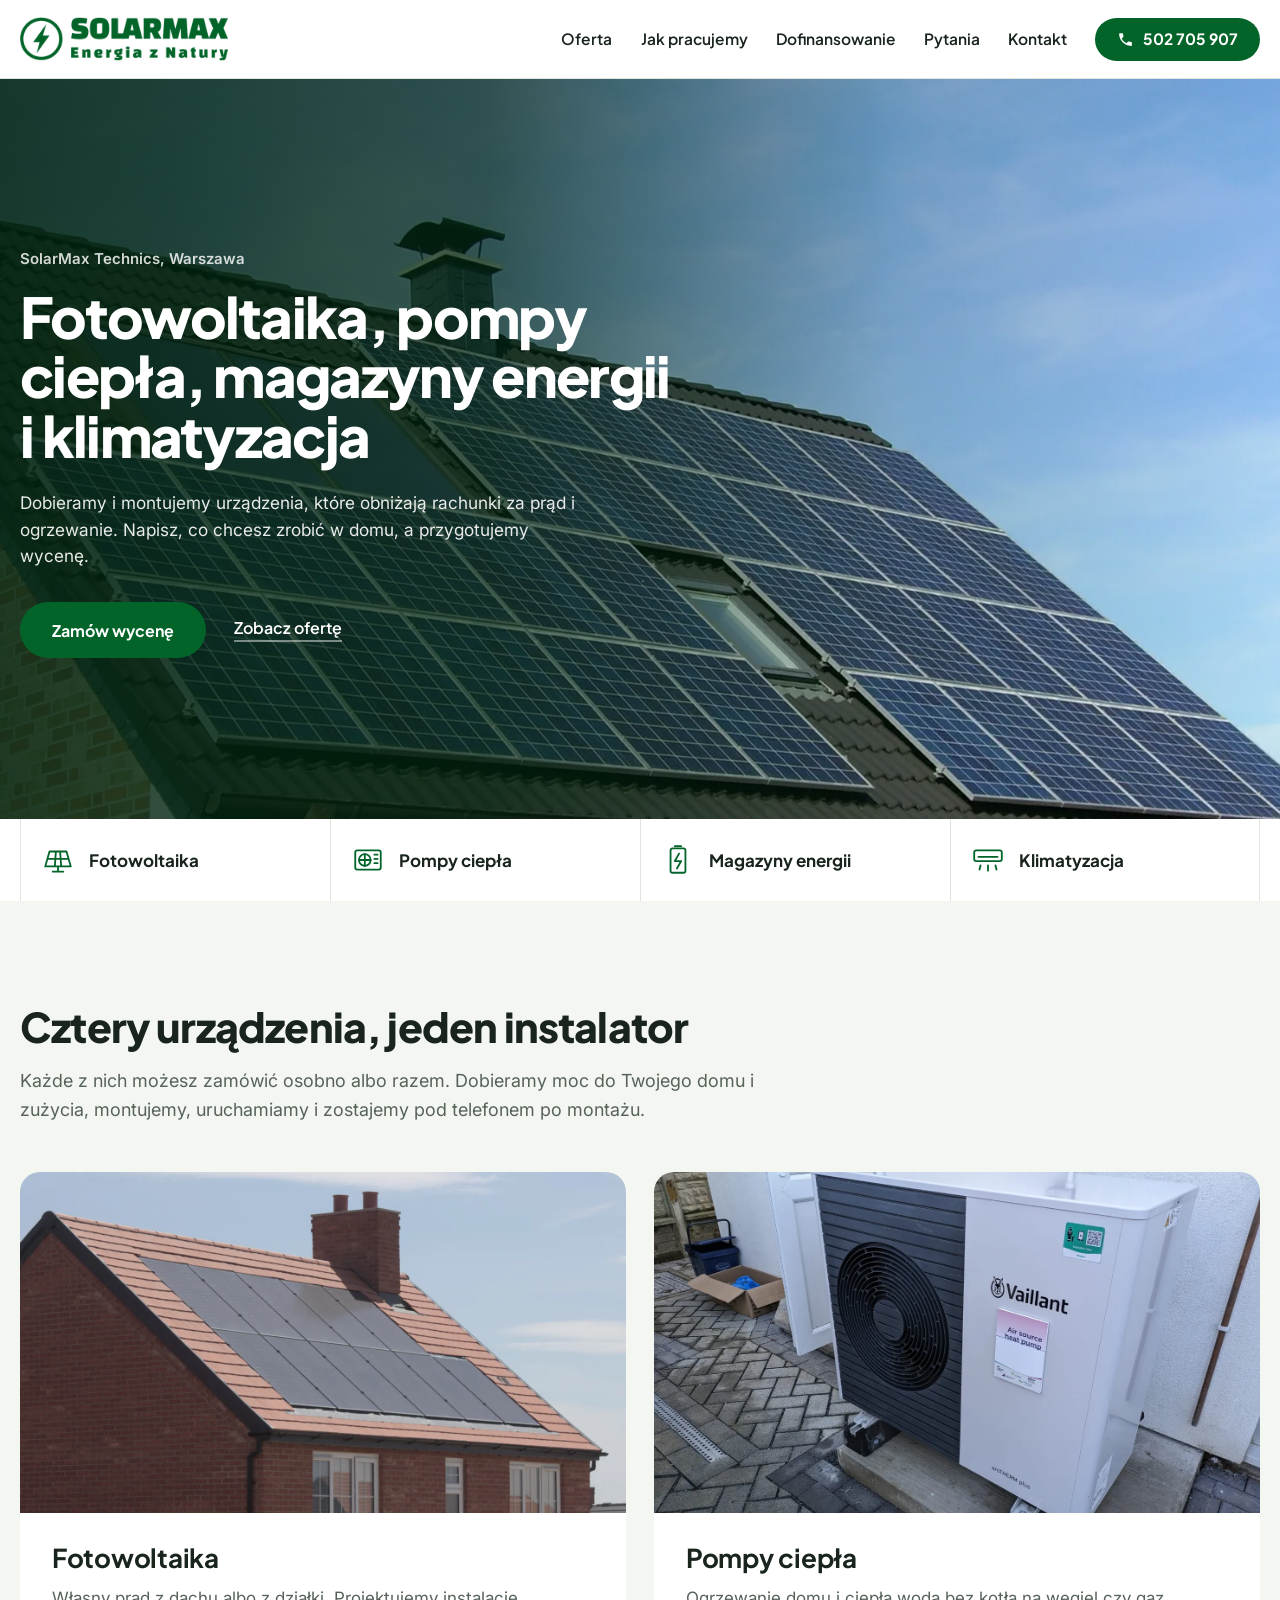
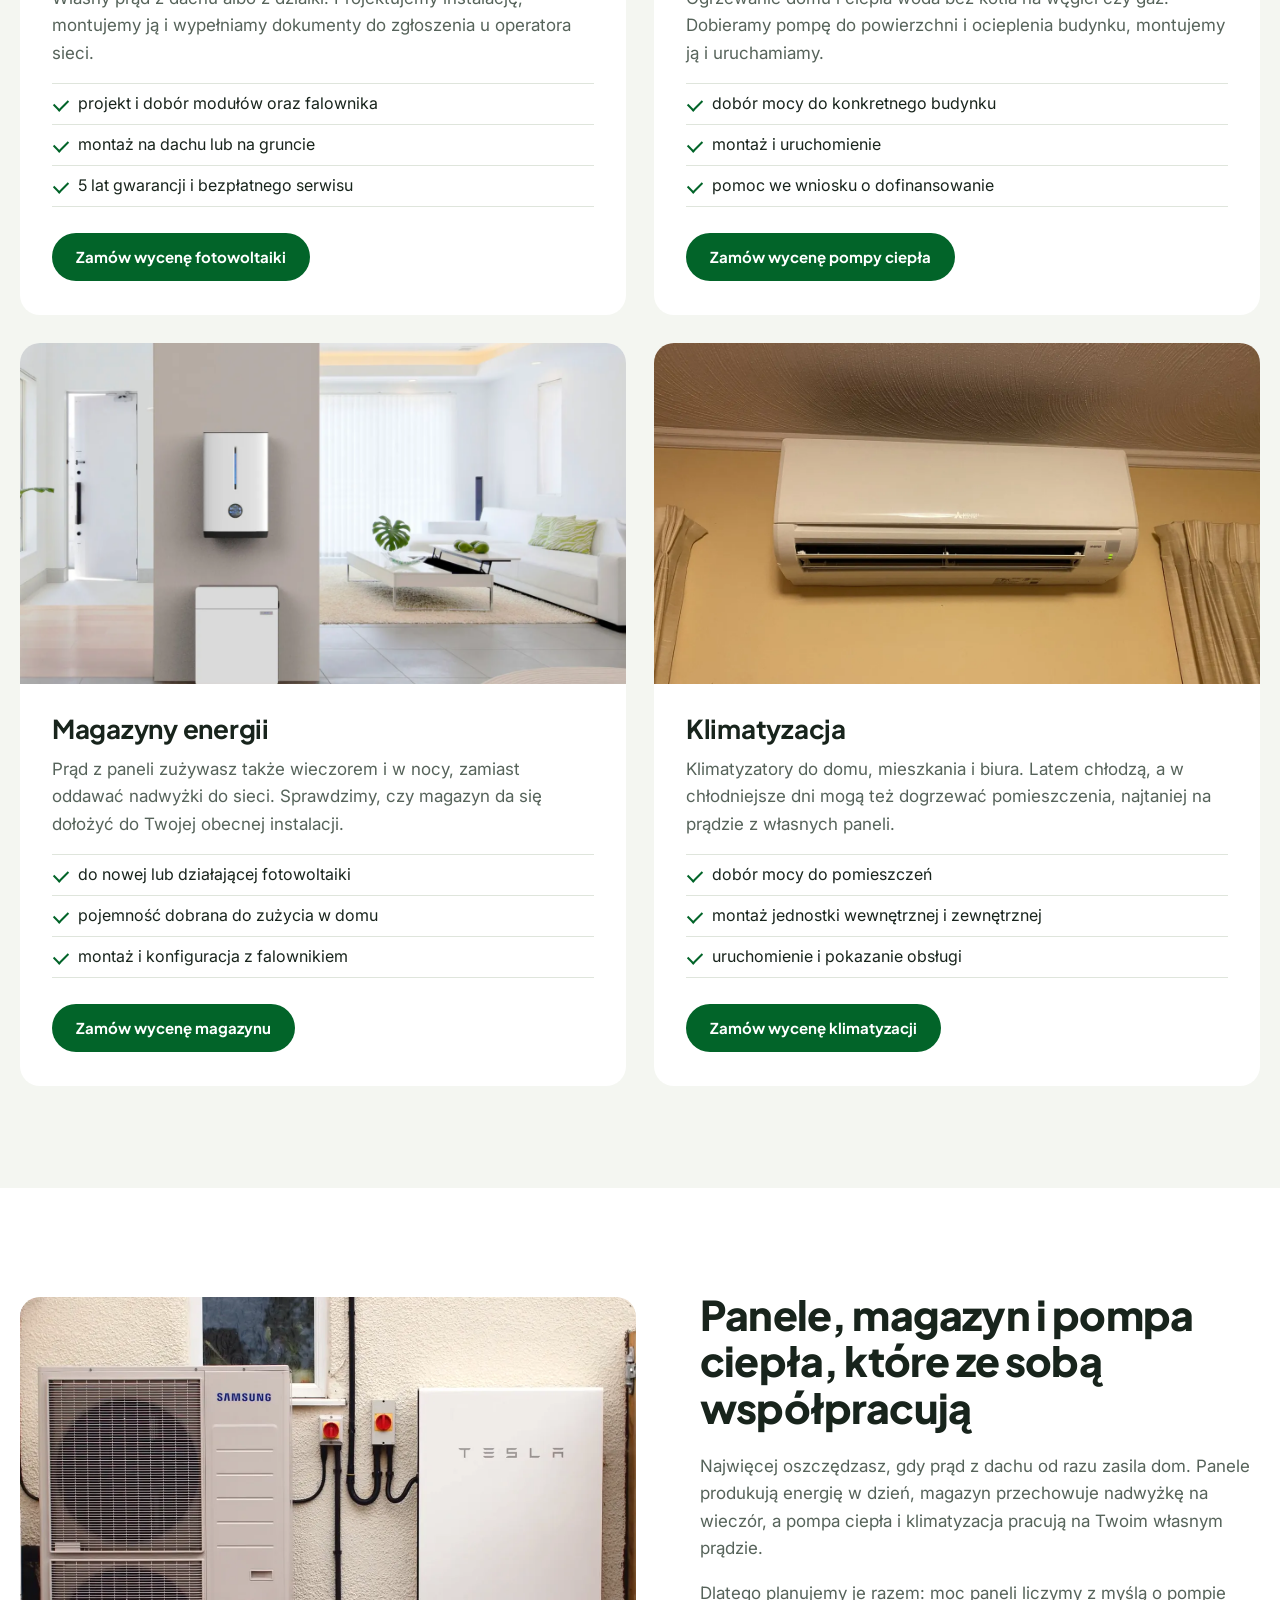
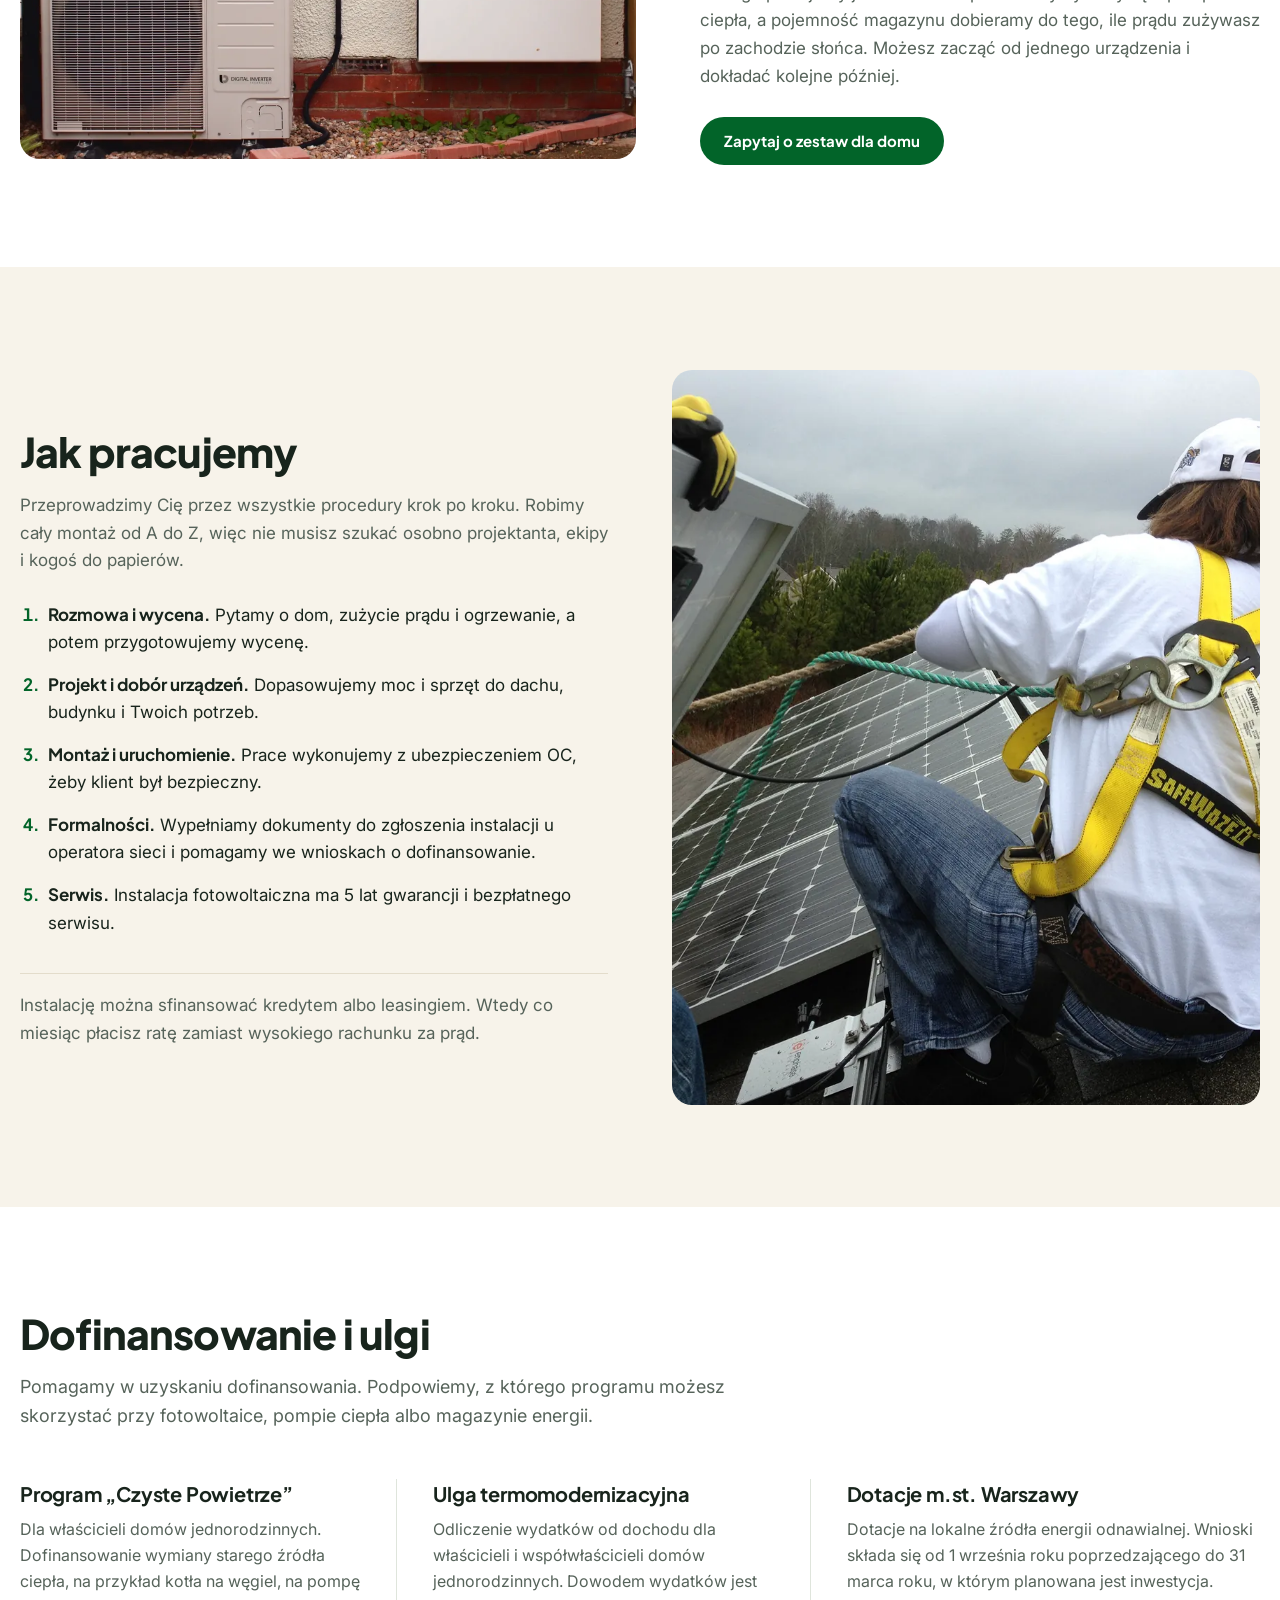
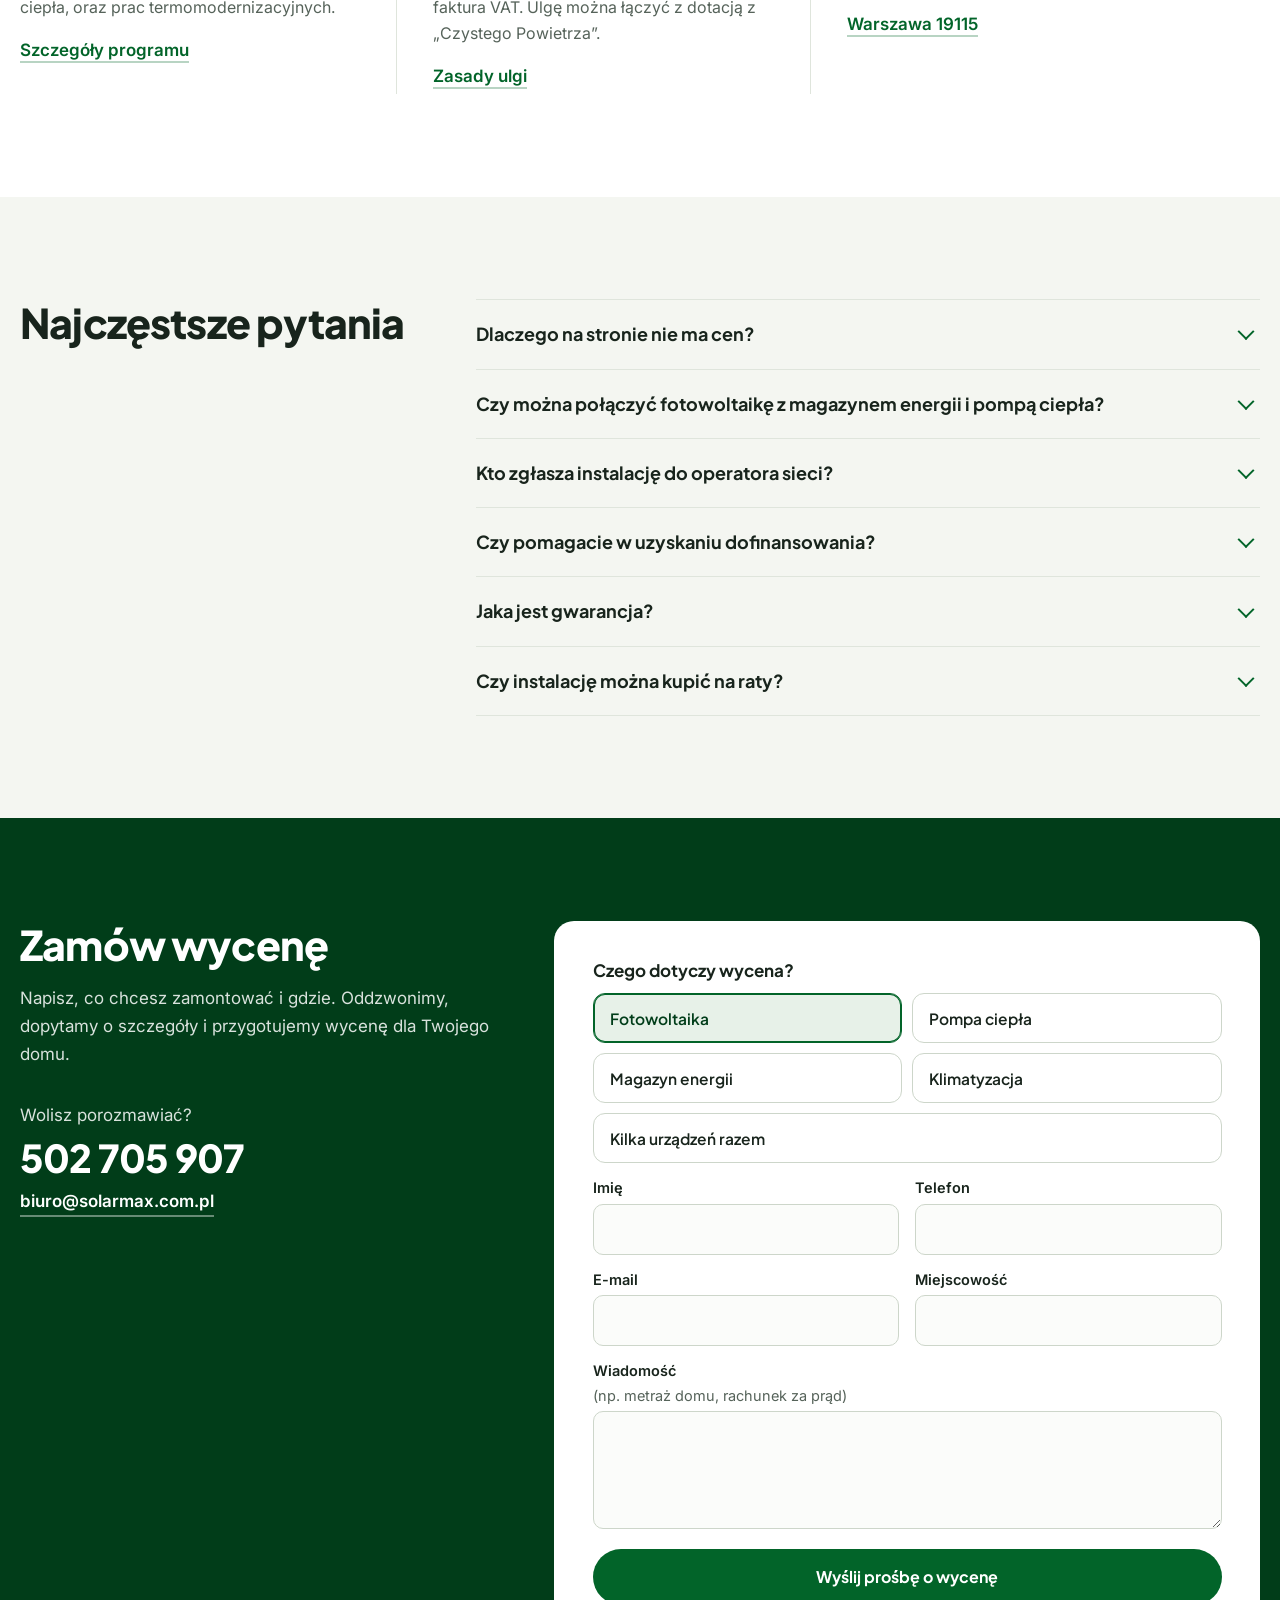
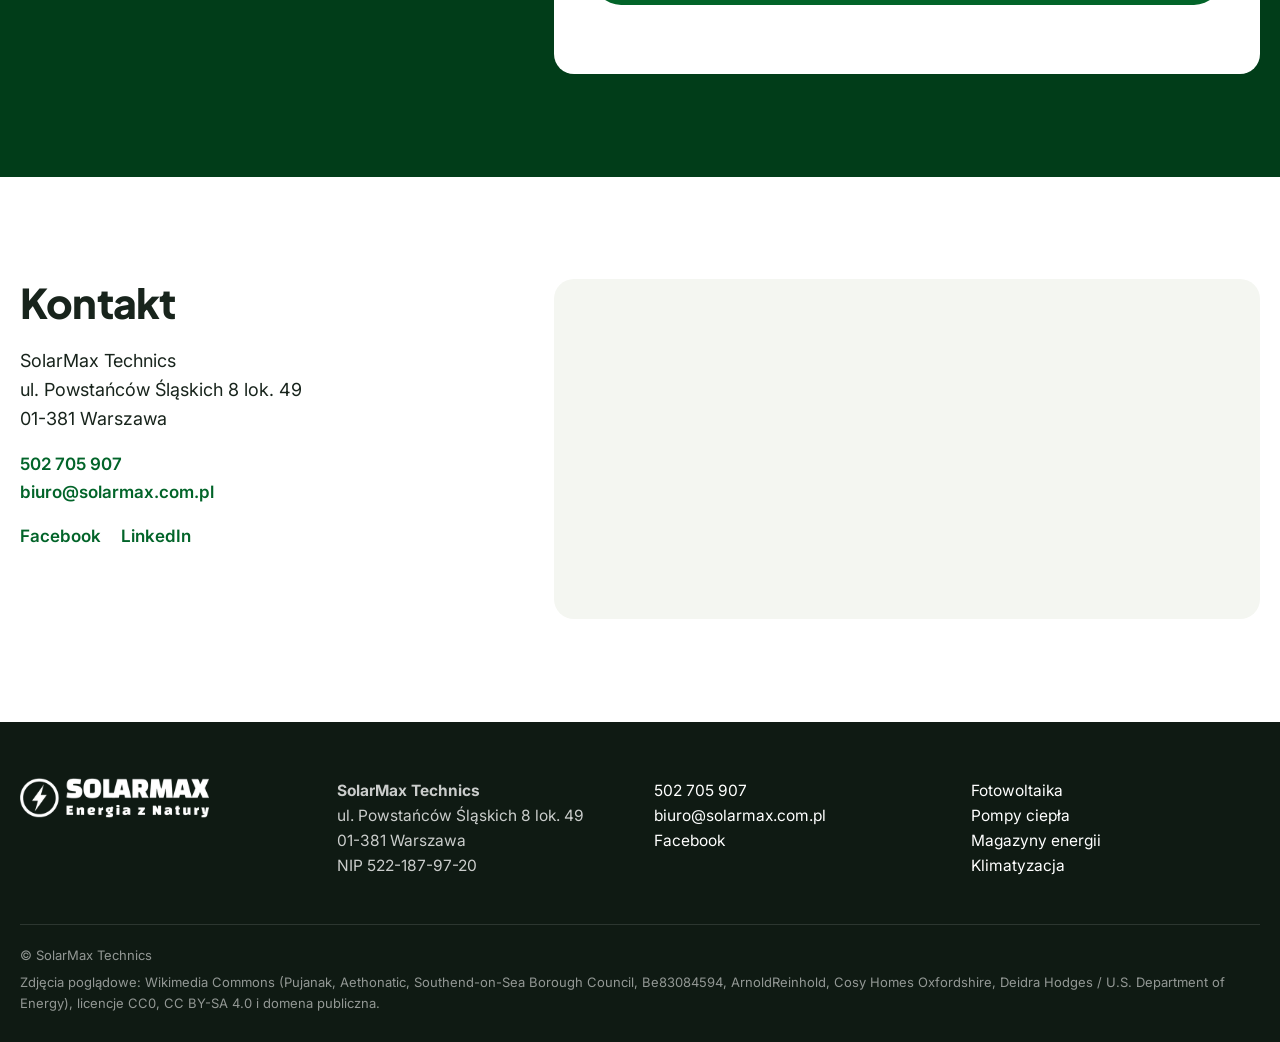
<file: index.html>
<!doctype html>
<html lang="pl">
<head>
<meta charset="utf-8">
<meta name="viewport" content="width=device-width, initial-scale=1, viewport-fit=cover">
<meta name="robots" content="noindex, nofollow">
<title>Fotowoltaika, pompy ciepła, magazyny energii, klimatyzacja - Warszawa | SolarMax Technics</title>
<meta name="description" content="SolarMax Technics z Warszawy: fotowoltaika, pompy ciepła, magazyny energii i klimatyzacja. Dobór, montaż, dokumentacja do operatora sieci i pomoc w dofinansowaniu. Zamów wycenę dla swojego domu.">
<meta name="theme-color" content="#026429">
<link rel="preconnect" href="https://fonts.googleapis.com">
<link rel="preconnect" href="https://fonts.gstatic.com" crossorigin>
<link href="https://fonts.googleapis.com/css2?family=Plus+Jakarta+Sans:wght@500;600;700;800&family=Inter:wght@400;500;600&display=swap" rel="stylesheet">
<link rel="preload" as="image" href="img/hero.webp">
<link rel="icon" href="img/ikona.png">
<link rel="stylesheet" href="style.css">
</head>
<body>
<!-- Wizualizacja koncepcyjna nowej strony (bezplatny podglad). Dane firmy i zakres uslug: solarmax.com.pl + informacja od klienta 29.10.2026 (pompy ciepla, magazyny energii, klimatyzacja). Zdjecia pogladowe z Wikimedia Commons (lista w stopce). -->
<header class="top" id="top">
  <div class="top-in">
    <a href="index.html" class="logo" aria-label="SolarMax Technics - strona główna"><img src="img/logo.png" alt="Solarmax - Energia z Natury" width="520" height="110"></a>
    <nav class="nav" id="nav" aria-label="Menu główne">
      <a href="#oferta">Oferta</a>
      <a href="#jak-pracujemy">Jak pracujemy</a>
      <a href="#dofinansowanie">Dofinansowanie</a>
      <a href="#pytania">Pytania</a>
      <a href="#kontakt">Kontakt</a>
      <a href="#wycena" class="nav-cta">Zamów wycenę</a>
    </nav>
    <a href="tel:+48502705907" class="top-tel" aria-label="Zadzwoń: 502 705 907">
      <svg viewBox="0 0 24 24" aria-hidden="true"><path d="M6.6 10.8a15.1 15.1 0 0 0 6.6 6.6l2.2-2.2a1 1 0 0 1 1-.25 11.4 11.4 0 0 0 3.6.57 1 1 0 0 1 1 1V20a1 1 0 0 1-1 1A17 17 0 0 1 3 4a1 1 0 0 1 1-1h3.5a1 1 0 0 1 1 1c0 1.25.2 2.45.57 3.57a1 1 0 0 1-.25 1z"/></svg>
      <span>502 705 907</span>
    </a>
    <button class="burger" id="burger" aria-label="Otwórz menu" aria-expanded="false" aria-controls="nav"><span></span><span></span><span></span></button>
  </div>
</header>

<main>
<section class="hero" id="start">
  <figure class="hero-foto">
    <img src="img/hero.webp" alt="Dach domu z cegły pokryty panelami fotowoltaicznymi" width="2000" height="1015" fetchpriority="high">
  </figure>
  <div class="hero-in">
    <p class="hero-adres">SolarMax Technics, Warszawa</p>
    <h1>Fotowoltaika, pompy ciepła, magazyny energii i klimatyzacja</h1>
    <p class="lead">Dobieramy i montujemy urządzenia, które obniżają rachunki za prąd i ogrzewanie. Napisz, co chcesz zrobić w domu, a przygotujemy wycenę.</p>
    <div class="hero-cta">
      <a href="#wycena" class="btn">Zamów wycenę</a>
      <a href="#oferta" class="lnk-jasny">Zobacz ofertę</a>
    </div>
  </div>
  <nav class="hero-uslugi" aria-label="Usługi">
    <div class="hu-in">
      <a href="#fotowoltaika"><svg viewBox="0 0 32 32" aria-hidden="true"><path d="M4 22 8 8h16l4 14zM6 15h20M14 8l-1 14M18 8l1 14M16 22v5M11 27h10"/></svg>Fotowoltaika</a>
      <a href="#pompy-ciepla"><svg viewBox="0 0 32 32" aria-hidden="true"><rect x="4" y="7" width="24" height="18" rx="2"/><circle cx="13" cy="16" r="5.5"/><path d="M13 10.5v11M7.5 16h11M22 11h3M22 15h3M22 19h3"/></svg>Pompy ciepła</a>
      <a href="#magazyny-energii"><svg viewBox="0 0 32 32" aria-hidden="true"><rect x="9" y="5" width="14" height="23" rx="2"/><path d="M13 3h6M17 10l-4 7h6l-4 7"/></svg>Magazyny energii</a>
      <a href="#klimatyzacja"><svg viewBox="0 0 32 32" aria-hidden="true"><rect x="3" y="7" width="26" height="10" rx="2"/><path d="M7 13h18M9 21l-1 4M16 21v5M23 21l1 4"/></svg>Klimatyzacja</a>
    </div>
  </nav>
</section>

<section class="sekcja oferta" id="oferta">
  <div class="wrap">
    <div class="sek-glowa">
      <h2>Cztery urządzenia, jeden instalator</h2>
      <p>Każde z nich możesz zamówić osobno albo razem. Dobieramy moc do Twojego domu i zużycia, montujemy, uruchamiamy i zostajemy pod telefonem po montażu.</p>
    </div>
    <div class="siatka-usl">
      <article class="usl" id="fotowoltaika">
        <div class="usl-foto"><img src="img/fotowoltaika.webp" alt="Panele fotowoltaiczne na dachu domu z czerwonej cegły" width="1400" height="934" loading="lazy"></div>
        <div class="usl-txt">
          <h3>Fotowoltaika</h3>
          <p>Własny prąd z dachu albo z działki. Projektujemy instalację, montujemy ją i wypełniamy dokumenty do zgłoszenia u operatora sieci.</p>
          <ul>
            <li>projekt i dobór modułów oraz falownika</li>
            <li>montaż na dachu lub na gruncie</li>
            <li>5 lat gwarancji i bezpłatnego serwisu</li>
          </ul>
          <a href="#wycena" class="btn btn-maly" data-usluga="Fotowoltaika">Zamów wycenę fotowoltaiki</a>
        </div>
      </article>
      <article class="usl" id="pompy-ciepla">
        <div class="usl-foto"><img src="img/pompa-ciepla.webp" alt="Jednostka zewnętrzna powietrznej pompy ciepła przy ścianie domu" width="1400" height="1051" loading="lazy"></div>
        <div class="usl-txt">
          <h3>Pompy ciepła</h3>
          <p>Ogrzewanie domu i ciepła woda bez kotła na węgiel czy gaz. Dobieramy pompę do powierzchni i ocieplenia budynku, montujemy ją i uruchamiamy.</p>
          <ul>
            <li>dobór mocy do konkretnego budynku</li>
            <li>montaż i uruchomienie</li>
            <li>pomoc we wniosku o dofinansowanie</li>
          </ul>
          <a href="#wycena" class="btn btn-maly" data-usluga="Pompa ciepła">Zamów wycenę pompy ciepła</a>
        </div>
      </article>
      <article class="usl" id="magazyny-energii">
        <div class="usl-foto"><img src="img/magazyn-energii.webp" alt="Domowy magazyn energii zawieszony na ścianie w jasnym wnętrzu" width="1400" height="934" loading="lazy"></div>
        <div class="usl-txt">
          <h3>Magazyny energii</h3>
          <p>Prąd z paneli zużywasz także wieczorem i w nocy, zamiast oddawać nadwyżki do sieci. Sprawdzimy, czy magazyn da się dołożyć do Twojej obecnej instalacji.</p>
          <ul>
            <li>do nowej lub działającej fotowoltaiki</li>
            <li>pojemność dobrana do zużycia w domu</li>
            <li>montaż i konfiguracja z falownikiem</li>
          </ul>
          <a href="#wycena" class="btn btn-maly" data-usluga="Magazyn energii">Zamów wycenę magazynu</a>
        </div>
      </article>
      <article class="usl" id="klimatyzacja">
        <div class="usl-foto"><img src="img/klimatyzacja.webp" alt="Klimatyzator ścienny zamontowany w pokoju" width="1400" height="788" loading="lazy"></div>
        <div class="usl-txt">
          <h3>Klimatyzacja</h3>
          <p>Klimatyzatory do domu, mieszkania i biura. Latem chłodzą, a w chłodniejsze dni mogą też dogrzewać pomieszczenia, najtaniej na prądzie z własnych paneli.</p>
          <ul>
            <li>dobór mocy do pomieszczeń</li>
            <li>montaż jednostki wewnętrznej i zewnętrznej</li>
            <li>uruchomienie i pokazanie obsługi</li>
          </ul>
          <a href="#wycena" class="btn btn-maly" data-usluga="Klimatyzacja">Zamów wycenę klimatyzacji</a>
        </div>
      </article>
    </div>
  </div>
</section>

<section class="sekcja razem" id="razem">
  <div class="wrap razem-in">
    <figure class="razem-foto">
      <img src="img/pompa-i-magazyn.webp" alt="Pompa ciepła i magazyn energii zamontowane obok siebie przy ścianie domu" width="1600" height="900" loading="lazy">
    </figure>
    <div class="razem-txt">
      <h2>Panele, magazyn i pompa ciepła, które ze sobą współpracują</h2>
      <p>Najwięcej oszczędzasz, gdy prąd z dachu od razu zasila dom. Panele produkują energię w dzień, magazyn przechowuje nadwyżkę na wieczór, a pompa ciepła i klimatyzacja pracują na Twoim własnym prądzie.</p>
      <p>Dlatego planujemy je razem: moc paneli liczymy z myślą o pompie ciepła, a pojemność magazynu dobieramy do tego, ile prądu zużywasz po zachodzie słońca. Możesz zacząć od jednego urządzenia i dokładać kolejne później.</p>
      <a href="#wycena" class="btn btn-maly" data-usluga="Kilka urządzeń razem">Zapytaj o zestaw dla domu</a>
    </div>
  </div>
</section>

<section class="sekcja jak" id="jak-pracujemy">
  <div class="wrap jak-in">
    <div class="jak-txt">
      <h2>Jak pracujemy</h2>
      <p>Przeprowadzimy Cię przez wszystkie procedury krok po kroku. Robimy cały montaż od A do Z, więc nie musisz szukać osobno projektanta, ekipy i kogoś do papierów.</p>
      <ol class="lista">
        <li><b>Rozmowa i wycena.</b> Pytamy o dom, zużycie prądu i ogrzewanie, a potem przygotowujemy wycenę.</li>
        <li><b>Projekt i dobór urządzeń.</b> Dopasowujemy moc i sprzęt do dachu, budynku i Twoich potrzeb.</li>
        <li><b>Montaż i uruchomienie.</b> Prace wykonujemy z ubezpieczeniem OC, żeby klient był bezpieczny.</li>
        <li><b>Formalności.</b> Wypełniamy dokumenty do zgłoszenia instalacji u operatora sieci i pomagamy we wnioskach o dofinansowanie.</li>
        <li><b>Serwis.</b> Instalacja fotowoltaiczna ma 5 lat gwarancji i bezpłatnego serwisu.</li>
      </ol>
      <p class="kredyt">Instalację można sfinansować kredytem albo leasingiem. Wtedy co miesiąc płacisz ratę zamiast wysokiego rachunku za prąd.</p>
    </div>
    <figure class="jak-foto">
      <img src="img/montaz.webp" alt="Monter w uprzęży asekuracyjnej montuje panele fotowoltaiczne na dachu" width="1400" height="1050" loading="lazy">
    </figure>
  </div>
</section>

<section class="sekcja dofin" id="dofinansowanie">
  <div class="wrap">
    <div class="sek-glowa">
      <h2>Dofinansowanie i ulgi</h2>
      <p>Pomagamy w uzyskaniu dofinansowania. Podpowiemy, z którego programu możesz skorzystać przy fotowoltaice, pompie ciepła albo magazynie energii.</p>
    </div>
    <div class="siatka-dof">
      <div class="dof">
        <h3>Program „Czyste Powietrze”</h3>
        <p>Dla właścicieli domów jednorodzinnych. Dofinansowanie wymiany starego źródła ciepła, na przykład kotła na węgiel, na pompę ciepła, oraz prac termomodernizacyjnych.</p>
        <a href="https://czystepowietrze.gov.pl/czyste-powietrze/" class="lnk" target="_blank" rel="noopener">Szczegóły programu</a>
      </div>
      <div class="dof">
        <h3>Ulga termomodernizacyjna</h3>
        <p>Odliczenie wydatków od dochodu dla właścicieli i współwłaścicieli domów jednorodzinnych. Dowodem wydatków jest faktura VAT. Ulgę można łączyć z dotacją z „Czystego Powietrza”.</p>
        <a href="https://czystepowietrze.gov.pl/ulga-termomodernizacyjna-2/" class="lnk" target="_blank" rel="noopener">Zasady ulgi</a>
      </div>
      <div class="dof">
        <h3>Dotacje m.st. Warszawy</h3>
        <p>Dotacje na lokalne źródła energii odnawialnej. Wnioski składa się od 1 września roku poprzedzającego do 31 marca roku, w którym planowana jest inwestycja.</p>
        <a href="https://warszawa19115.pl/-/dotacje-dla-mieszkancow-na-realizacje-inwestycji-polegajacych-na-wykorzystaniu-lokalnych-zrodel-energii-odnawialnej-?redirect=" class="lnk" target="_blank" rel="noopener">Warszawa 19115</a>
      </div>
    </div>
  </div>
</section>

<section class="sekcja pytania" id="pytania">
  <div class="wrap pyt-in">
    <h2>Najczęstsze pytania</h2>
    <div class="faq">
      <details>
        <summary>Dlaczego na stronie nie ma cen?</summary>
        <p>Koszt zależy od dachu, wielkości i ocieplenia domu, zużycia prądu i wybranych urządzeń. Zamiast cennika przygotowujemy wycenę dla konkretnego domu. Wystarczy wypełnić formularz albo zadzwonić.</p>
      </details>
      <details>
        <summary>Czy można połączyć fotowoltaikę z magazynem energii i pompą ciepła?</summary>
        <p>Tak. Najlepiej zaplanować je razem, żeby moc paneli i pojemność magazynu pasowały do zużycia pompy ciepła i reszty domu. Urządzenia można też dokładać po kolei.</p>
      </details>
      <details>
        <summary>Kto zgłasza instalację do operatora sieci?</summary>
        <p>My. Wypełniamy dokumentację potrzebną do zgłoszenia instalacji u dostawcy energii i załatwiamy formalności.</p>
      </details>
      <details>
        <summary>Czy pomagacie w uzyskaniu dofinansowania?</summary>
        <p>Tak. Podpowiadamy, z jakich programów i ulg możesz skorzystać, i przeprowadzamy przez procedury krok po kroku.</p>
      </details>
      <details>
        <summary>Jaka jest gwarancja?</summary>
        <p>Instalacja fotowoltaiczna ma 5 lat gwarancji i bezpłatnego serwisu od montażu. Warunki gwarancji na pompy ciepła, magazyny energii i klimatyzatory podajemy w wycenie.</p>
      </details>
      <details>
        <summary>Czy instalację można kupić na raty?</summary>
        <p>Tak, instalację można sfinansować kredytem albo leasingiem.</p>
      </details>
    </div>
  </div>
</section>

<section class="sekcja wycena" id="wycena">
  <div class="wrap wycena-in">
    <div class="wycena-txt">
      <h2>Zamów wycenę</h2>
      <p>Napisz, co chcesz zamontować i gdzie. Oddzwonimy, dopytamy o szczegóły i przygotujemy wycenę dla Twojego domu.</p>
      <p class="wolisz">Wolisz porozmawiać?</p>
      <a href="tel:+48502705907" class="duzy-tel">502 705 907</a>
      <a href="mailto:biuro@solarmax.com.pl" class="duzy-mail">biuro@solarmax.com.pl</a>
    </div>
    <form class="form" id="form" novalidate>
      <fieldset class="wybor">
        <legend>Czego dotyczy wycena?</legend>
        <div class="wybor-g">
          <label><input type="radio" name="usluga" value="Fotowoltaika" checked><span>Fotowoltaika</span></label>
          <label><input type="radio" name="usluga" value="Pompa ciepła"><span>Pompa ciepła</span></label>
          <label><input type="radio" name="usluga" value="Magazyn energii"><span>Magazyn energii</span></label>
          <label><input type="radio" name="usluga" value="Klimatyzacja"><span>Klimatyzacja</span></label>
          <label class="wybor-sz"><input type="radio" name="usluga" value="Kilka urządzeń razem"><span>Kilka urządzeń razem</span></label>
        </div>
      </fieldset>
      <div class="form-2">
        <label>Imię<input name="imie" autocomplete="given-name"></label>
        <label>Telefon<input name="tel" type="tel" inputmode="tel" autocomplete="tel"></label>
      </div>
      <div class="form-2">
        <label>E-mail<input name="email" type="email" inputmode="email" autocomplete="email"></label>
        <label>Miejscowość<input name="miejsce" autocomplete="address-level2"></label>
      </div>
      <label>Wiadomość <span class="opc">(np. metraż domu, rachunek za prąd)</span><textarea name="tresc" rows="4"></textarea></label>
      <button class="btn" type="submit">Wyślij prośbę o wycenę</button>
      <p class="form-info" id="form-info" role="status"></p>
    </form>
  </div>
</section>

<section class="sekcja kontakt" id="kontakt">
  <div class="wrap kontakt-in">
    <div class="kontakt-dane">
      <h2>Kontakt</h2>
      <address>SolarMax Technics<br>ul. Powstańców Śląskich 8 lok. 49<br>01-381 Warszawa</address>
      <p><a href="tel:+48502705907">502 705 907</a><br><a href="mailto:biuro@solarmax.com.pl">biuro@solarmax.com.pl</a></p>
      <p class="social"><a href="https://www.facebook.com/Solarmax-110515380593165/" target="_blank" rel="noopener">Facebook</a><a href="https://www.linkedin.com/in/roland-godziszewski-1248881a8" target="_blank" rel="noopener">LinkedIn</a></p>
    </div>
    <div class="mapa">
      <iframe title="Mapa: ul. Powstańców Śląskich 8, Warszawa" src="https://www.openstreetmap.org/export/embed.html?bbox=20.9055%2C52.2191%2C20.9295%2C52.2291&amp;layer=mapnik&amp;marker=52.22419%2C20.91755"></iframe>
    </div>
  </div>
</section>
</main>

<footer class="stopka">
  <div class="wrap stopka-g">
    <div><img src="img/logo-biale.png" alt="Solarmax - Energia z Natury" class="stopka-logo" width="520" height="110" loading="lazy"></div>
    <div><p><b>SolarMax Technics</b><br>ul. Powstańców Śląskich 8 lok. 49<br>01-381 Warszawa<br>NIP 522-187-97-20</p></div>
    <div><p><a href="tel:+48502705907">502 705 907</a><br><a href="mailto:biuro@solarmax.com.pl">biuro@solarmax.com.pl</a><br><a href="https://www.facebook.com/Solarmax-110515380593165/" target="_blank" rel="noopener">Facebook</a></p></div>
    <div><p><a href="#fotowoltaika">Fotowoltaika</a><br><a href="#pompy-ciepla">Pompy ciepła</a><br><a href="#magazyny-energii">Magazyny energii</a><br><a href="#klimatyzacja">Klimatyzacja</a></p></div>
  </div>
  <div class="wrap stopka-dol">
    <span>© SolarMax Technics</span>
    <span class="zrodla">Zdjęcia poglądowe: Wikimedia Commons (Pujanak, Aethonatic, Southend-on-Sea Borough Council, Be83084594, ArnoldReinhold, Cosy Homes Oxfordshire, Deidra Hodges / U.S. Department of Energy), licencje CC0, CC BY-SA 4.0 i domena publiczna.</span>
  </div>
</footer>

<div class="mob" id="mob">
  <a href="tel:+48502705907" class="mob-tel">Zadzwoń</a>
  <a href="#wycena" class="mob-cta">Zamów wycenę</a>
</div>
<script src="app.js"></script>
</body>
</html>
</file>
<file: style.css>
:root{
  --tlo:#ffffff;
  --tlo-j:#f4f6f1;
  --tlo-c:#f7f3ea;
  --tekst:#18241c;
  --szary:#56635a;
  --ziel:#026429;
  --ziel-c:#013d19;
  --ziel-j:#0b7a36;
  --ziel-tlo:#e7f1e8;
  --linia:#dfe5dc;
  --head:"Plus Jakarta Sans",system-ui,-apple-system,"Segoe UI",sans-serif;
  --sans:"Inter",system-ui,-apple-system,"Segoe UI",sans-serif;
  --top:78px;
}
*{box-sizing:border-box}
html{scroll-behavior:smooth;scroll-padding-top:calc(var(--top) + 8px);-webkit-text-size-adjust:100%}
body{margin:0;background:var(--tlo);color:var(--tekst);font:400 17px/1.62 var(--sans);-webkit-font-smoothing:antialiased;overflow-x:hidden}
img{max-width:100%;display:block}
a{color:inherit}
h1,h2,h3{font-family:var(--head);font-weight:800;color:var(--tekst);margin:0;line-height:1.14;letter-spacing:-.02em}
h2{font-size:clamp(28px,3.2vw,44px)}
h3{font-size:22px;font-weight:700;letter-spacing:-.01em}
p{margin:0 0 1em}
figure{margin:0}
.wrap{width:min(1240px,100% - 40px);margin:0 auto}
.btn{display:inline-flex;align-items:center;justify-content:center;min-height:56px;padding:0 32px;border-radius:999px;background:var(--ziel);color:#fff;font:700 16px/1.2 var(--head);text-decoration:none;border:0;cursor:pointer;transition:background .2s,transform .15s;text-align:center}
.btn:hover{background:var(--ziel-j)}
.btn:active{transform:scale(.98)}
.btn-maly{min-height:48px;padding:0 24px;font-size:15px}
.lnk{color:var(--ziel);font-weight:600;text-decoration:none;border-bottom:2px solid rgba(2,100,41,.28);padding-bottom:1px;transition:border-color .2s}
.lnk:hover{border-color:var(--ziel)}

/* naglowek */
.top{position:sticky;top:0;z-index:50;background:#fff;border-bottom:1px solid var(--linia)}
.top-in{height:var(--top);width:min(1360px,100% - 40px);margin:0 auto;display:flex;align-items:center;gap:28px}
.logo{flex:0 0 auto}
.logo img{height:44px;width:auto}
.nav{margin-left:auto;display:flex;align-items:center;gap:clamp(18px,2.2vw,36px);white-space:nowrap}
.nav a{text-decoration:none;font:600 15.5px/1 var(--head);color:var(--tekst)}
.nav a:hover{color:var(--ziel)}
.nav .nav-cta{display:none}
.top-tel{display:inline-flex;align-items:center;gap:9px;text-decoration:none;font:700 15.5px/1 var(--head);color:#fff;background:var(--ziel);padding:13px 22px;border-radius:999px;white-space:nowrap}
.top-tel svg{width:17px;height:17px;fill:currentColor}
.top-tel:hover{background:var(--ziel-j)}
.burger{display:none}

/* hero */
.hero{position:relative;display:flex;flex-direction:column;min-height:calc(100svh - var(--top));background:var(--ziel-c);overflow:hidden}
.hero-foto{position:absolute;inset:0}
.hero-foto img{width:100%;height:100%;object-fit:cover;object-position:62% 40%}
.hero-foto::after{content:"";position:absolute;inset:0;background:linear-gradient(90deg,rgba(1,36,15,.86) 0%,rgba(1,36,15,.7) 38%,rgba(1,36,15,.18) 70%,rgba(1,36,15,0) 100%)}
.hero-in{position:relative;flex:1 0 auto;display:flex;flex-direction:column;justify-content:center;width:min(1240px,100% - 40px);margin:0 auto;padding:56px 0 48px;color:#fff}
.hero-in>*{max-width:660px}
.hero-adres{font:600 15px/1.4 var(--sans);color:rgba(255,255,255,.82);margin-bottom:18px}
.hero h1{color:#fff;font-size:clamp(38px,4.4vw,64px);line-height:1.06;letter-spacing:-.03em}
.lead{font-size:clamp(17px,1.35vw,20px);line-height:1.55;color:rgba(255,255,255,.9);margin:24px 0 32px;max-width:560px}
.hero-cta{display:flex;align-items:center;gap:28px;flex-wrap:wrap}
.lnk-jasny{color:#fff;font:600 16px/1.2 var(--head);text-decoration:none;border-bottom:2px solid rgba(255,255,255,.45);padding-bottom:3px}
.lnk-jasny:hover{border-color:#fff}
.hero-uslugi{position:relative;background:#fff}
.hu-in{width:min(1240px,100% - 40px);margin:0 auto;display:grid;grid-template-columns:repeat(4,minmax(0,1fr))}
.hu-in a{display:flex;align-items:center;gap:14px;padding:24px 20px;text-decoration:none;font:700 17px/1.2 var(--head);color:var(--tekst);border-left:1px solid var(--linia);transition:color .2s,background .2s}
.hu-in a:last-child{border-right:1px solid var(--linia)}
.hu-in a:hover{color:var(--ziel);background:var(--tlo-j)}
.hu-in svg{flex:0 0 34px;width:34px;height:34px;fill:none;stroke:var(--ziel);stroke-width:1.7;stroke-linecap:round;stroke-linejoin:round}

/* sekcje */
.sekcja{padding:clamp(64px,8vw,112px) 0}
.sek-glowa{max-width:760px;margin-bottom:48px}
.sek-glowa h2{margin-bottom:16px}
.sek-glowa p{color:var(--szary);font-size:18px;margin:0}

/* oferta */
.oferta{background:var(--tlo-j)}
.siatka-usl{display:grid;grid-template-columns:repeat(2,minmax(0,1fr));gap:28px}
.usl{background:#fff;border-radius:20px;overflow:hidden;display:flex;flex-direction:column;min-width:0;scroll-margin-top:calc(var(--top) + 16px)}
.usl-foto{aspect-ratio:16/9;overflow:hidden;background:var(--ziel-tlo)}
.usl-foto img{width:100%;height:100%;object-fit:cover;transition:transform .6s}
.usl:hover .usl-foto img{transform:scale(1.03)}
.usl-txt{padding:30px 32px 34px;display:flex;flex-direction:column;flex:1}
.usl-txt h3{font-size:26px;margin-bottom:12px}
.usl-txt p{color:var(--szary);margin-bottom:16px}
.usl-txt ul{list-style:none;padding:0;margin:0 0 26px}
.usl-txt li{position:relative;padding:7px 0 7px 26px;border-top:1px solid var(--linia);font-size:16px}
.usl-txt li:last-child{border-bottom:1px solid var(--linia)}
.usl-txt li::before{content:"";position:absolute;left:2px;top:15px;width:12px;height:7px;border-left:2px solid var(--ziel);border-bottom:2px solid var(--ziel);transform:rotate(-45deg)}
.usl-txt .btn{margin-top:auto;align-self:flex-start}

/* razem */
.razem-in{display:grid;grid-template-columns:minmax(0,1.1fr) minmax(0,1fr);gap:clamp(36px,5vw,80px);align-items:center}
.razem-foto{border-radius:20px;overflow:hidden;aspect-ratio:4/3}
.razem-foto img{width:100%;height:100%;object-fit:cover;object-position:50% 60%}
.razem-txt h2{margin-bottom:22px}
.razem-txt p{color:var(--szary)}
.razem-txt .btn{margin-top:10px}

/* jak pracujemy */
.jak{background:var(--tlo-c)}
.jak-in{display:grid;grid-template-columns:minmax(0,1fr) minmax(0,1fr);gap:clamp(36px,5vw,80px);align-items:center}
.jak-txt h2{margin-bottom:18px}
.jak-txt>p{color:var(--szary)}
.lista{margin:26px 0 22px;padding:0 0 0 22px}
.lista li{padding:0 0 14px 6px}
.lista li::marker{color:var(--ziel);font-weight:700;font-family:var(--head)}
.lista b{font-family:var(--head);font-weight:700}
.kredyt{border-top:1px solid #e3dccb;padding-top:18px;color:var(--szary);margin:0}
.jak-foto{border-radius:20px;overflow:hidden;aspect-ratio:4/5}
.jak-foto img{width:100%;height:100%;object-fit:cover;object-position:60% 50%}

/* dofinansowanie */
.siatka-dof{display:grid;grid-template-columns:repeat(3,minmax(0,1fr));gap:0}
.dof{padding:4px 36px 4px 0;margin-right:36px;border-right:1px solid var(--linia);min-width:0}
.dof:last-child{border-right:0;margin-right:0;padding-right:0}
.dof h3{font-size:20px;margin-bottom:12px}
.dof p{color:var(--szary);font-size:16px}

/* pytania */
.pytania{background:var(--tlo-j)}
.pyt-in{display:grid;grid-template-columns:minmax(0,1fr) minmax(0,2fr);gap:clamp(30px,5vw,80px);align-items:start}
.faq details{border-bottom:1px solid var(--linia)}
.faq details:first-child{border-top:1px solid var(--linia)}
.faq summary{list-style:none;cursor:pointer;padding:22px 44px 22px 0;position:relative;font:700 18px/1.35 var(--head)}
.faq summary::-webkit-details-marker{display:none}
.faq summary::after{content:"";position:absolute;right:8px;top:50%;width:10px;height:10px;border-right:2px solid var(--ziel);border-bottom:2px solid var(--ziel);transform:translateY(-70%) rotate(45deg);transition:transform .2s}
.faq details[open] summary::after{transform:translateY(-30%) rotate(-135deg)}
.faq details p{color:var(--szary);margin:0;padding:0 44px 22px 0}

/* wycena */
.wycena{background:var(--ziel-c);color:#fff}
.wycena-in{display:grid;grid-template-columns:minmax(0,.8fr) minmax(0,1.2fr);gap:clamp(36px,5vw,80px);align-items:start}
.wycena h2{color:#fff;margin-bottom:18px}
.wycena-txt p{color:rgba(255,255,255,.85)}
.wolisz{margin:34px 0 6px}
.duzy-tel{display:block;font:800 clamp(30px,3vw,40px)/1.15 var(--head);color:#fff;text-decoration:none;letter-spacing:-.02em}
.duzy-mail{display:inline-block;margin-top:8px;color:#fff;font-weight:600;text-decoration:none;border-bottom:2px solid rgba(255,255,255,.4)}
.form{background:#fff;color:var(--tekst);border-radius:20px;padding:clamp(24px,3vw,40px);display:grid;gap:16px;min-width:0}
.form label{display:grid;gap:6px;font:600 14.5px/1.3 var(--sans);min-width:0}
.form input,.form textarea{width:100%;min-width:0;font:400 16px/1.4 var(--sans);color:var(--tekst);padding:13px 14px;border:1px solid #cdd6ca;border-radius:10px;background:#fbfcfa}
.form input:focus,.form textarea:focus{outline:2px solid var(--ziel);outline-offset:1px;border-color:var(--ziel)}
.form .zle{border-color:#b3261e;background:#fff6f5}
.form-2{display:grid;grid-template-columns:repeat(2,minmax(0,1fr));gap:16px}
.opc{font-weight:400;color:var(--szary)}
.wybor{border:0;padding:0;margin:0;min-width:0}
.wybor legend{font:700 17px/1.3 var(--head);margin-bottom:12px;padding:0}
.wybor-g{display:grid;grid-template-columns:repeat(2,minmax(0,1fr));gap:10px}
.wybor-g label{display:block;cursor:pointer}
.wybor-g input{position:absolute;opacity:0;width:1px;height:1px}
.wybor-g span{display:flex;align-items:center;min-height:50px;padding:10px 16px;border:1.5px solid #cdd6ca;border-radius:12px;font:600 15.5px/1.25 var(--head);transition:border-color .15s,background .15s}
.wybor-g input:checked+span{border-color:var(--ziel);background:var(--ziel-tlo);color:var(--ziel-c);box-shadow:inset 0 0 0 1px var(--ziel)}
.wybor-g input:focus-visible+span{outline:2px solid var(--ziel);outline-offset:2px}
.wybor-sz{grid-column:1/-1}
.form .btn{width:100%;margin-top:4px}
.form-info{margin:0;font-size:15px;color:var(--ziel);min-height:1em}

/* kontakt */
.kontakt-in{display:grid;grid-template-columns:minmax(0,.8fr) minmax(0,1.2fr);gap:clamp(30px,5vw,80px);align-items:stretch}
.kontakt-dane h2{margin-bottom:20px}
.kontakt-dane address{font-style:normal;margin-bottom:18px;font-size:18px}
.kontakt-dane a{color:var(--ziel);font-weight:600;text-decoration:none}
.social{display:flex;gap:20px}
.mapa{border-radius:20px;overflow:hidden;min-height:340px;background:var(--tlo-j)}
.mapa iframe{display:block;width:100%;height:100%;min-height:340px;border:0}

/* stopka */
.stopka{background:#0f1a13;color:rgba(255,255,255,.78);padding:56px 0 28px;font-size:15.5px}
.stopka a{color:#fff;text-decoration:none}
.stopka-g{display:grid;grid-template-columns:repeat(4,minmax(0,1fr));gap:28px}
.stopka-logo{height:40px;width:auto}
.stopka-dol{display:flex;flex-direction:column;gap:6px;border-top:1px solid rgba(255,255,255,.12);margin-top:30px;padding-top:20px;font-size:13px;color:rgba(255,255,255,.55)}
.mob{display:none}

/* niskie ekrany komputera */
@media (min-width:761px) and (max-height:820px){
  .hero h1{font-size:clamp(34px,3.9vw,52px)}
  .lead{margin:18px 0 26px}
  .hero-in{padding:36px 0 30px}
  .hu-in a{padding:18px 18px}
}

@media (max-width:1180px){
  .nav{gap:20px}
  .nav a{font-size:14.5px}
  .top-in{gap:22px}
}
@media (max-width:1060px){
  .siatka-usl{gap:20px}
  .usl-txt{padding:24px 24px 28px}
  .hu-in a{font-size:15.5px;gap:10px;padding:20px 14px}
  .hu-in svg{flex-basis:28px;width:28px;height:28px}
  .stopka-g{grid-template-columns:repeat(2,minmax(0,1fr))}
}
@media (max-width:980px){
  .burger{display:inline-flex;flex-direction:column;justify-content:center;gap:5px;width:46px;height:46px;border:1px solid var(--linia);border-radius:12px;background:#fff;padding:0 12px;cursor:pointer}
  .burger span{display:block;height:2px;background:var(--tekst);border-radius:2px;transition:transform .2s,opacity .2s}
  .burger[aria-expanded="true"] span:nth-child(1){transform:translateY(7px) rotate(45deg)}
  .burger[aria-expanded="true"] span:nth-child(2){opacity:0}
  .burger[aria-expanded="true"] span:nth-child(3){transform:translateY(-7px) rotate(-45deg)}
  .top-tel{margin-left:auto}
  .nav{position:fixed;top:var(--top);left:0;right:0;flex-direction:column;align-items:stretch;gap:0;background:#fff;padding:8px 20px 22px;border-bottom:1px solid var(--linia);box-shadow:0 18px 30px rgba(0,0,0,.08);transform:translateY(-8px);opacity:0;visibility:hidden;transition:opacity .2s,transform .2s,visibility .2s;margin:0}
  .nav.otwarte{opacity:1;visibility:visible;transform:none}
  .nav a{padding:16px 2px;border-bottom:1px solid var(--linia);font-size:17px;line-height:1.3}
  .nav .nav-cta{display:flex;justify-content:center;margin-top:16px;border:0;background:var(--ziel);color:#fff;border-radius:999px;padding:16px}
  .pyt-in,.razem-in,.jak-in,.wycena-in,.kontakt-in{grid-template-columns:minmax(0,1fr)}
  .jak-foto{aspect-ratio:16/10;order:-1}
  .siatka-dof{grid-template-columns:minmax(0,1fr);gap:28px}
  .dof{border-right:0;margin:0;padding:0 0 28px;border-bottom:1px solid var(--linia)}
  .dof:last-child{border-bottom:0;padding-bottom:0}
}

/* telefon */
@media (max-width:760px){
  :root{--top:64px}
  body{font-size:16.5px}
  .wrap{width:min(1240px,100% - 32px)}
  .logo img{height:36px}
  .top-in{width:calc(100% - 32px);gap:10px}
  .top-tel{padding:0;width:46px;height:46px;justify-content:center}
  .top-tel span{display:none}
  .top-tel svg{width:20px;height:20px}
  .hero{background:var(--tlo);min-height:calc(100svh - var(--top))}
  .hero-foto{position:relative;inset:auto;flex:1 1 0;align-self:stretch;width:100%;min-height:min(52vw,24svh);max-height:46svh}
  .hero-foto img{position:absolute;inset:0;object-position:50% 45%}
  .hero-foto::after{background:linear-gradient(180deg,rgba(255,255,255,0) 70%,#fff 100%)}
  .hero-in{flex:0 0 auto;width:calc(100% - 32px);padding:6px 0 max(22px,3.5svh);color:var(--tekst)}
  .hero-adres{color:var(--szary);font-size:14px;margin-bottom:min(10px,1.4svh)}
  .hero h1{color:var(--tekst);font-size:clamp(26px,min(7.6vw,4.6svh),36px);line-height:1.1}
  .lead{color:var(--szary);font-size:clamp(15px,min(4.1vw,2.5svh),17px);line-height:1.5;margin:min(14px,2svh) 0 min(20px,2.8svh)}
  .hero-cta{gap:20px}
  .hero-cta .btn{flex:1 1 auto;min-height:54px}
  .lnk-jasny{color:var(--ziel);border-color:rgba(2,100,41,.3)}
  .hero-uslugi{display:none}
  .sek-glowa{margin-bottom:32px}
  .sek-glowa p{font-size:16.5px}
  h2{font-size:clamp(26px,7vw,32px)}
  .siatka-usl{grid-template-columns:minmax(0,1fr)}
  .usl{border-radius:16px}
  .usl-txt{padding:22px 20px 24px}
  .usl-txt h3{font-size:23px}
  .usl-txt .btn{align-self:stretch}
  .razem-foto,.jak-foto,.mapa{border-radius:16px}
  .razem-txt .btn{width:100%}
  .faq summary{font-size:16.5px;padding:18px 36px 18px 0}
  .faq details p{padding-right:0}
  .form{border-radius:16px;padding:22px 18px}
  .form-2{grid-template-columns:minmax(0,1fr)}
  .wybor-g span{font-size:14.5px;padding:8px 12px}
  .stopka{padding-bottom:96px}
  .stopka-g{grid-template-columns:minmax(0,1fr)}
  .mob{display:grid;grid-template-columns:1fr 1.4fr;gap:10px;position:fixed;left:0;right:0;bottom:0;z-index:40;padding:10px 16px calc(10px + env(safe-area-inset-bottom));background:#fff;border-top:1px solid var(--linia);box-shadow:0 -8px 24px rgba(0,0,0,.06);transform:translateY(110%);transition:transform .25s}
  .mob.widac{transform:none}
  .mob a{display:flex;align-items:center;justify-content:center;min-height:50px;border-radius:999px;font:700 16px/1 var(--head);text-decoration:none}
  .mob-tel{border:1.5px solid var(--ziel);color:var(--ziel)}
  .mob-cta{background:var(--ziel);color:#fff}
}
@media (prefers-reduced-motion:reduce){*{transition:none!important;scroll-behavior:auto!important}}
</file>
